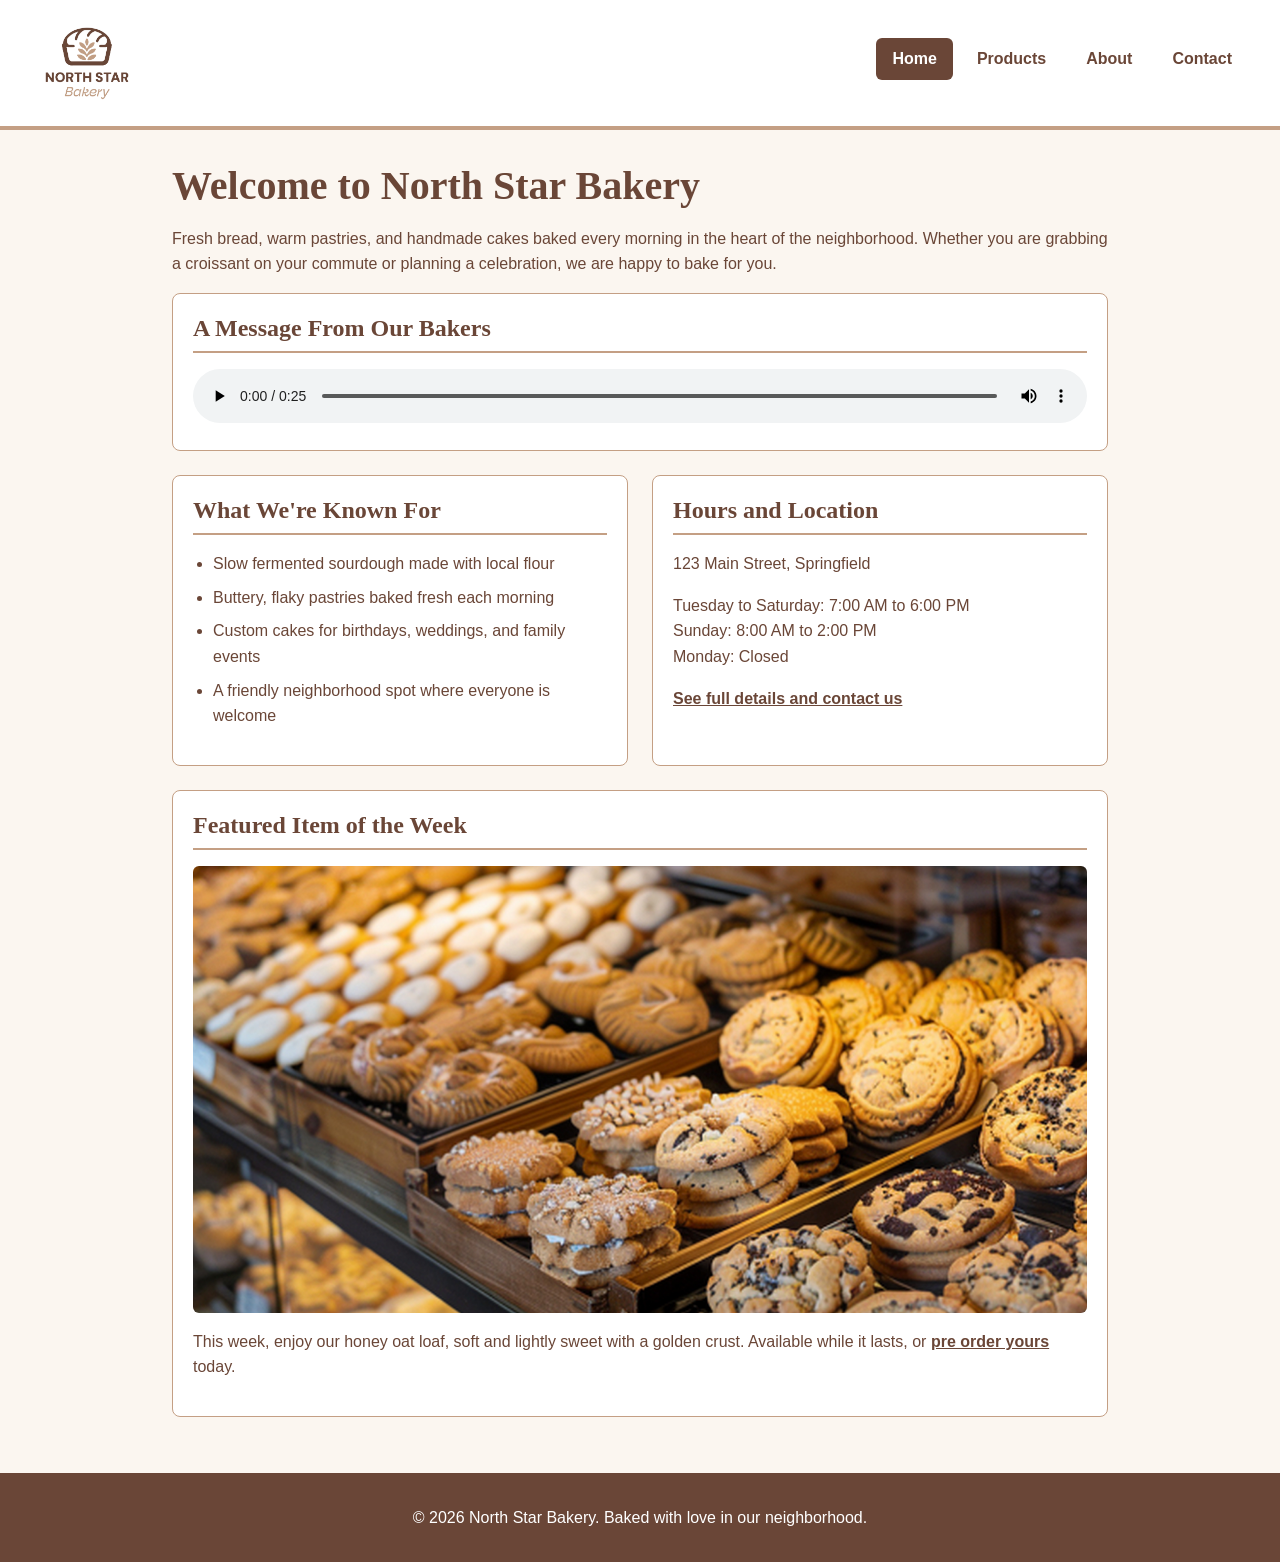
<file: index.html>
<!DOCTYPE html>
<html lang="en">
<head>
  <meta charset="UTF-8">
  <meta name="viewport" content="width=device-width, initial-scale=1.0">
  <title>North Star Bakery | Home</title>
  <link rel="stylesheet" href="css/styles.css">
</head>
<body>
  <header>
    <img src="images/bakery-logo_c.png" alt="North Star Bakery logo" width="150">
    <nav>
      <ul>
        <li><a href="index.html" aria-current="page">Home</a></li>
        <li><a href="products.html">Products</a></li>
        <li><a href="about.html">About</a></li>
        <li><a href="contact.html">Contact</a></li>
      </ul>
    </nav>
  </header>

  <main>
    <h1>Welcome to North Star Bakery</h1>
    <p>Fresh bread, warm pastries, and handmade cakes baked every morning in the heart of the neighborhood. Whether you are grabbing a croissant on your commute or planning a celebration, we are happy to bake for you.</p>

    <section>
      <h2>A Message From Our Bakers</h2>
      <audio controls>
        <source src="media/bakery-welcome_c.mp3" type="audio/mpeg">
        Your browser does not support the audio element. Please visit our <a href="about.html">About page</a> to learn more about us.
      </audio>
    </section>

    <div class="columns">
      <section>
        <h2>What We're Known For</h2>
        <ul>
          <li>Slow fermented sourdough made with local flour</li>
          <li>Buttery, flaky pastries baked fresh each morning</li>
          <li>Custom cakes for birthdays, weddings, and family events</li>
          <li>A friendly neighborhood spot where everyone is welcome</li>
        </ul>
      </section>

      <section>
        <h2>Hours and Location</h2>
        <p>123 Main Street, Springfield</p>
        <p>Tuesday to Saturday: 7:00 AM to 6:00 PM<br>
        Sunday: 8:00 AM to 2:00 PM<br>
        Monday: Closed</p>
        <p><a href="contact.html">See full details and contact us</a></p>
      </section>
    </div>

    <section>
      <h2>Featured Item of the Week</h2>
      <picture>
        <source media="(min-width: 800px)" srcset="images/bakery-feature-large_c.png">
        <img src="images/bakery-feature-small_c.png" alt="Featured bakery item of the week">
      </picture>
      <p>This week, enjoy our honey oat loaf, soft and lightly sweet with a golden crust. Available while it lasts, or <a href="contact.html">pre order yours</a> today.</p>
    </section>
  </main>

  <footer>
    <p>&copy; 2026 North Star Bakery. Baked with love in our neighborhood.</p>
  </footer>
</body>
</html>
</file>
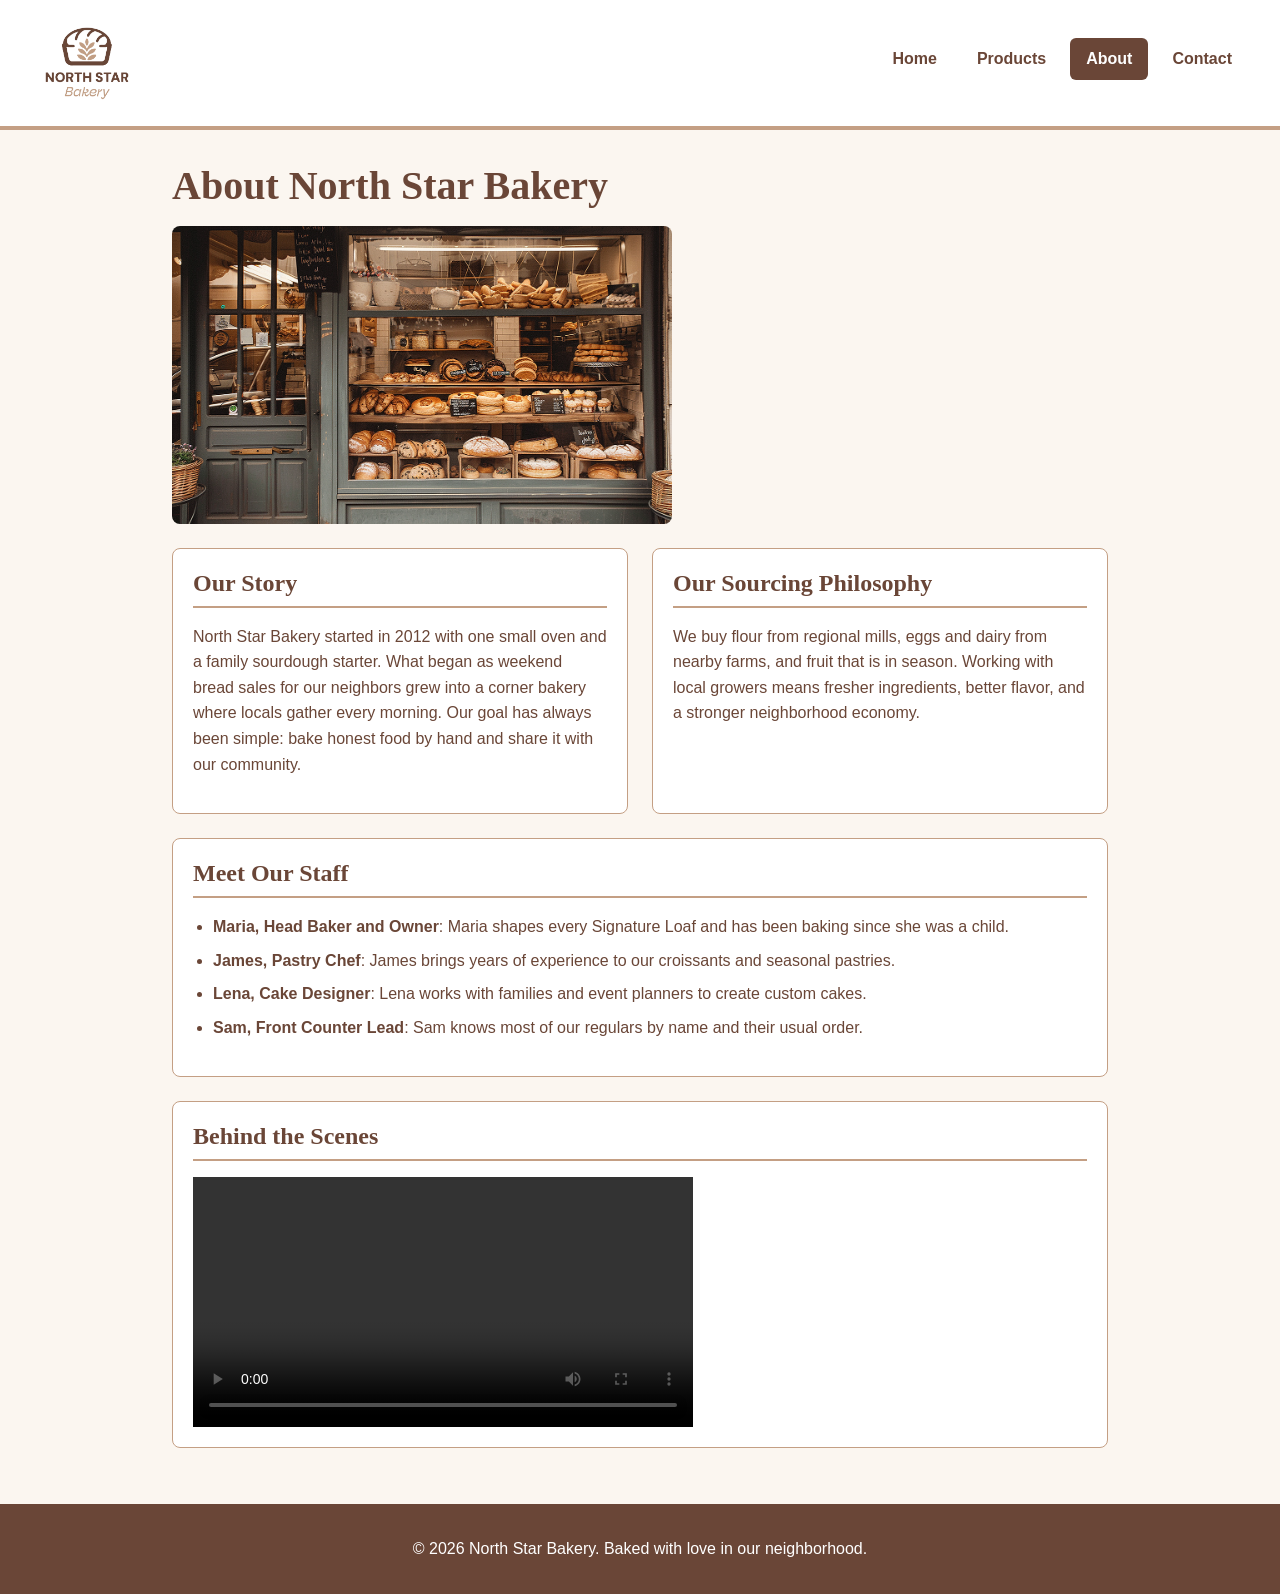
<file: about.html>
<!DOCTYPE html>
<html lang="en">
<head>
  <meta charset="UTF-8">
  <meta name="viewport" content="width=device-width, initial-scale=1.0">
  <title>North Star Bakery | About</title>
  <link rel="stylesheet" href="css/styles.css">
</head>
<body>
  <header>
    <img src="images/bakery-logo_c.png" alt="North Star Bakery logo" width="150">
    <nav>
      <ul>
        <li><a href="index.html">Home</a></li>
        <li><a href="products.html">Products</a></li>
        <li><a href="about.html" aria-current="page">About</a></li>
        <li><a href="contact.html">Contact</a></li>
      </ul>
    </nav>
  </header>

  <main>
    <h1>About North Star Bakery</h1>
    <img src="images/bakery-storefront_c.png" alt="The North Star Bakery storefront on Main Street" width="500">

    <div class="columns">
      <section>
        <h2>Our Story</h2>
        <p>North Star Bakery started in 2012 with one small oven and a family sourdough starter. What began as weekend bread sales for our neighbors grew into a corner bakery where locals gather every morning. Our goal has always been simple: bake honest food by hand and share it with our community.</p>
      </section>

      <section>
        <h2>Our Sourcing Philosophy</h2>
        <p>We buy flour from regional mills, eggs and dairy from nearby farms, and fruit that is in season. Working with local growers means fresher ingredients, better flavor, and a stronger neighborhood economy.</p>
      </section>
    </div>

    <section>
      <h2>Meet Our Staff</h2>
      <ul>
        <li><strong>Maria, Head Baker and Owner</strong>: Maria shapes every Signature Loaf and has been baking since she was a child.</li>
        <li><strong>James, Pastry Chef</strong>: James brings years of experience to our croissants and seasonal pastries.</li>
        <li><strong>Lena, Cake Designer</strong>: Lena works with families and event planners to create custom cakes.</li>
        <li><strong>Sam, Front Counter Lead</strong>: Sam knows most of our regulars by name and their usual order.</li>
      </ul>
    </section>

    <section>
      <h2>Behind the Scenes</h2>
      <video controls width="500">
        <source src="media/bakery-behind-scenes_c.mp4" type="video/mp4">
        Your browser does not support the video element. The video shows our bakers mixing, shaping, and baking bread early in the morning.
      </video>
    </section>
  </main>

  <footer>
    <p>&copy; 2026 North Star Bakery. Baked with love in our neighborhood.</p>
  </footer>
</body>
</html>
</file>
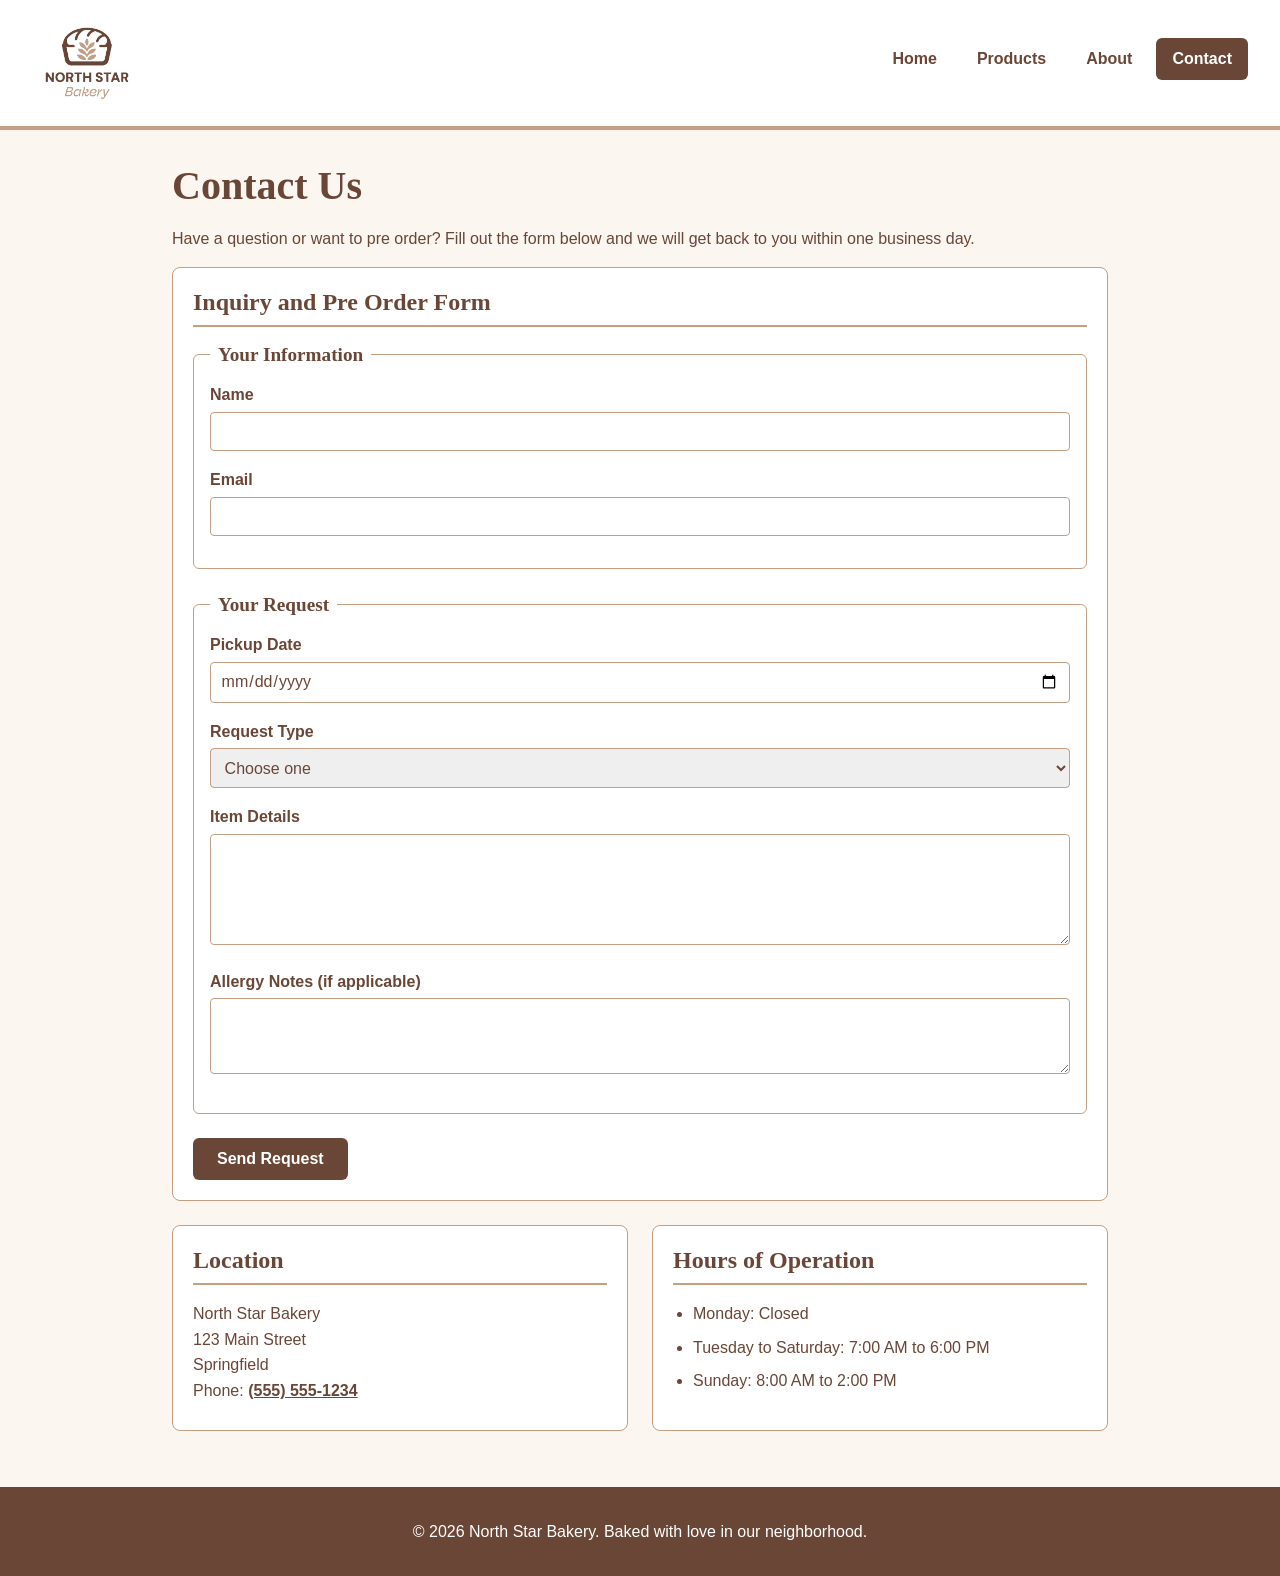
<file: contact.html>
<!DOCTYPE html>
<html lang="en">
<head>
  <meta charset="UTF-8">
  <meta name="viewport" content="width=device-width, initial-scale=1.0">
  <title>North Star Bakery | Contact</title>
  <link rel="stylesheet" href="css/styles.css">
</head>
<body>
  <header>
    <img src="images/bakery-logo_c.png" alt="North Star Bakery logo" width="150">
    <nav>
      <ul>
        <li><a href="index.html">Home</a></li>
        <li><a href="products.html">Products</a></li>
        <li><a href="about.html">About</a></li>
        <li><a href="contact.html" aria-current="page">Contact</a></li>
      </ul>
    </nav>
  </header>

  <main>
    <h1>Contact Us</h1>
    <p>Have a question or want to pre order? Fill out the form below and we will get back to you within one business day.</p>

    <section>
      <h2>Inquiry and Pre Order Form</h2>
      <p id="prefill-note" class="note" hidden></p>
      <form id="contact-form" action="#" method="post" novalidate>
        <fieldset>
          <legend>Your Information</legend>
          <p>
            <label for="name">Name</label>
            <input type="text" id="name" name="name" required minlength="2" aria-describedby="name-error">
            <span class="error" id="name-error"></span>
          </p>
          <p>
            <label for="email">Email</label>
            <input type="email" id="email" name="email" required aria-describedby="email-error">
            <span class="error" id="email-error"></span>
          </p>
        </fieldset>

        <fieldset>
          <legend>Your Request</legend>
          <p>
            <label for="pickup-date">Pickup Date</label>
            <input type="date" id="pickup-date" name="pickup-date" required aria-describedby="pickup-date-error">
            <span class="error" id="pickup-date-error"></span>
          </p>
          <p>
            <label for="request-type">Request Type</label>
            <select id="request-type" name="request-type" required aria-describedby="request-type-error">
              <option value="">Choose one</option>
              <option value="pre-order">Pre Order</option>
              <option value="custom-cake">Custom Cake</option>
              <option value="event">Event or Catering</option>
              <option value="question">General Question</option>
            </select>
            <span class="error" id="request-type-error"></span>
          </p>
          <p>
            <label for="item-details">Item Details</label>
            <textarea id="item-details" name="item-details" rows="5" cols="40" required minlength="10" aria-describedby="item-details-error"></textarea>
            <span class="error" id="item-details-error"></span>
          </p>
          <p>
            <label for="allergy-notes">Allergy Notes (if applicable)</label>
            <textarea id="allergy-notes" name="allergy-notes" rows="3" cols="40"></textarea>
          </p>
        </fieldset>

        <button type="submit">Send Request</button>
      </form>
      <p id="form-success" class="success" role="status" hidden></p>
    </section>

    <div class="columns">
      <section>
        <h2>Location</h2>
        <address>
          North Star Bakery<br>
          123 Main Street<br>
          Springfield<br>
          Phone: <a href="tel:5555551234">(555) 555-1234</a>
        </address>
      </section>

      <section>
        <h2>Hours of Operation</h2>
        <ul>
          <li>Monday: Closed</li>
          <li>Tuesday to Saturday: 7:00 AM to 6:00 PM</li>
          <li>Sunday: 8:00 AM to 2:00 PM</li>
        </ul>
      </section>
    </div>
  </main>

  <footer>
    <p>&copy; 2026 North Star Bakery. Baked with love in our neighborhood.</p>
  </footer>

  <script src="js/contact.js"></script>
</body>
</html>
</file>
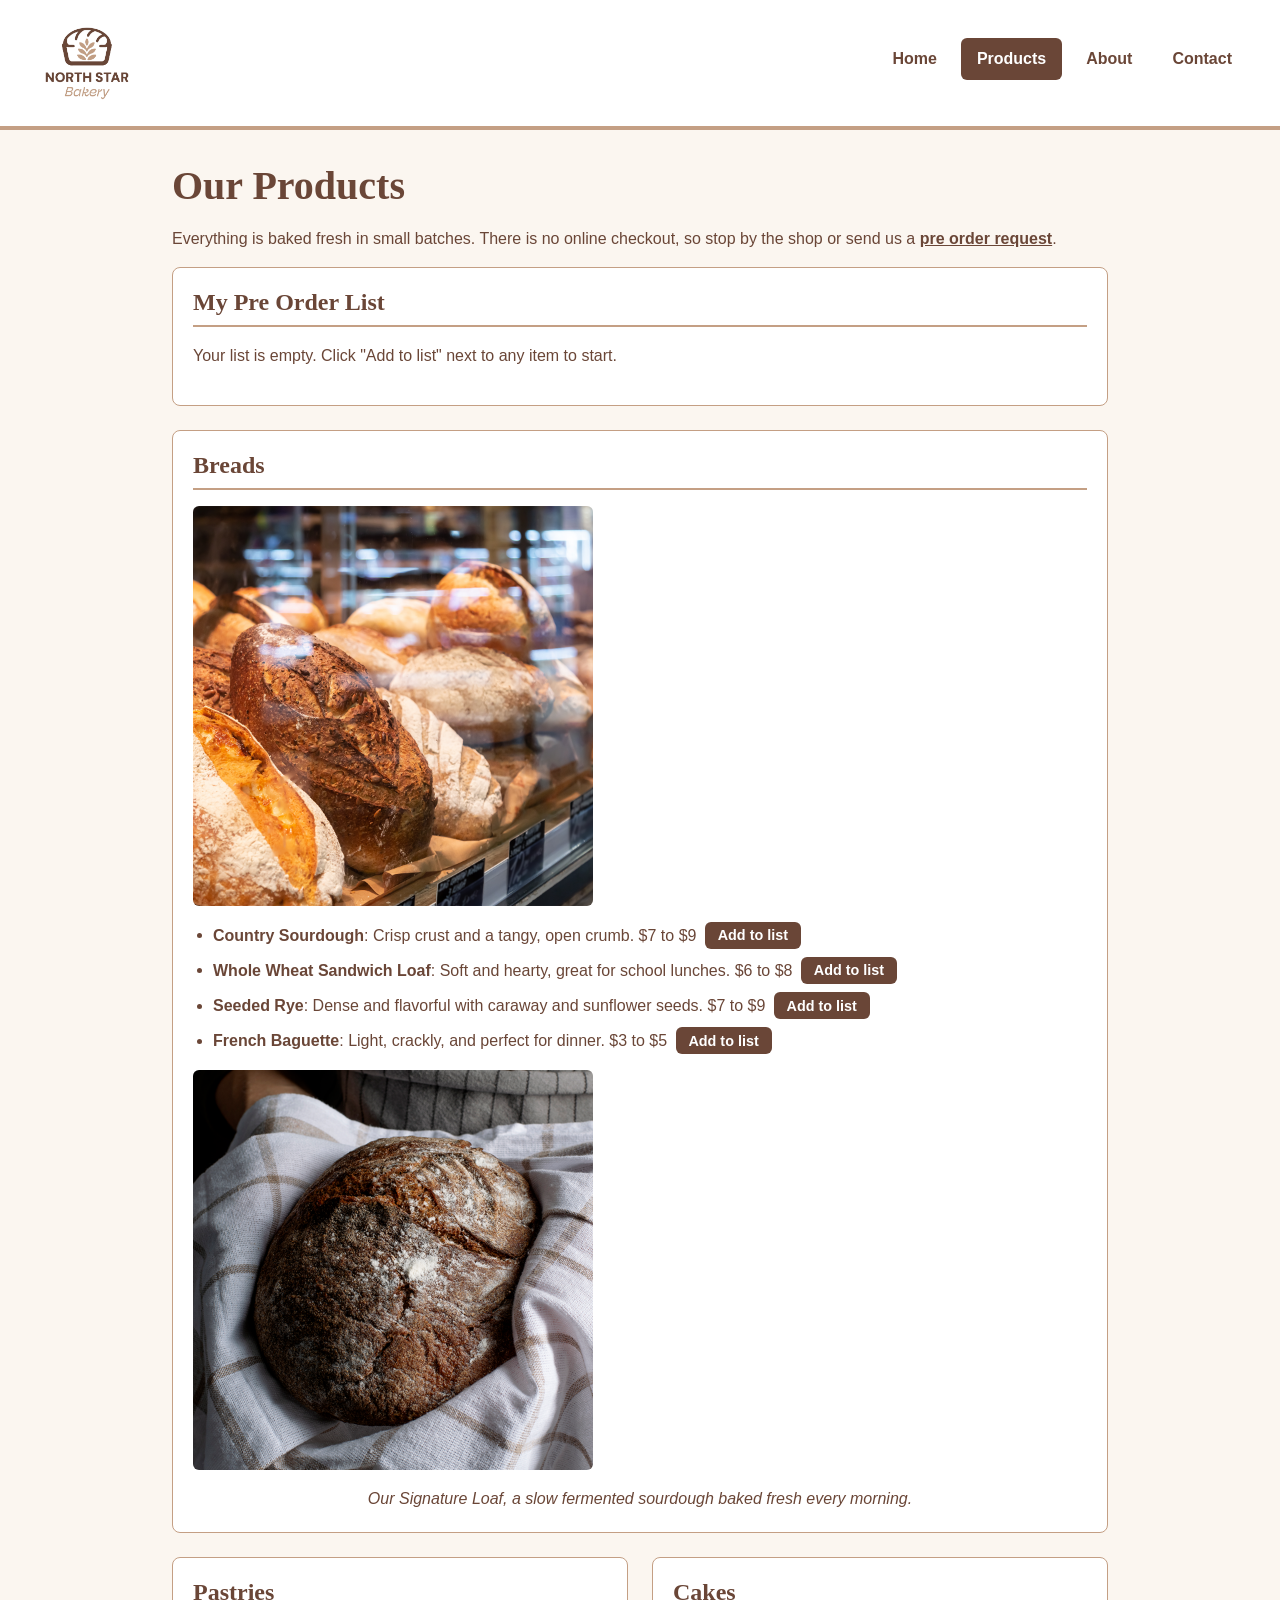
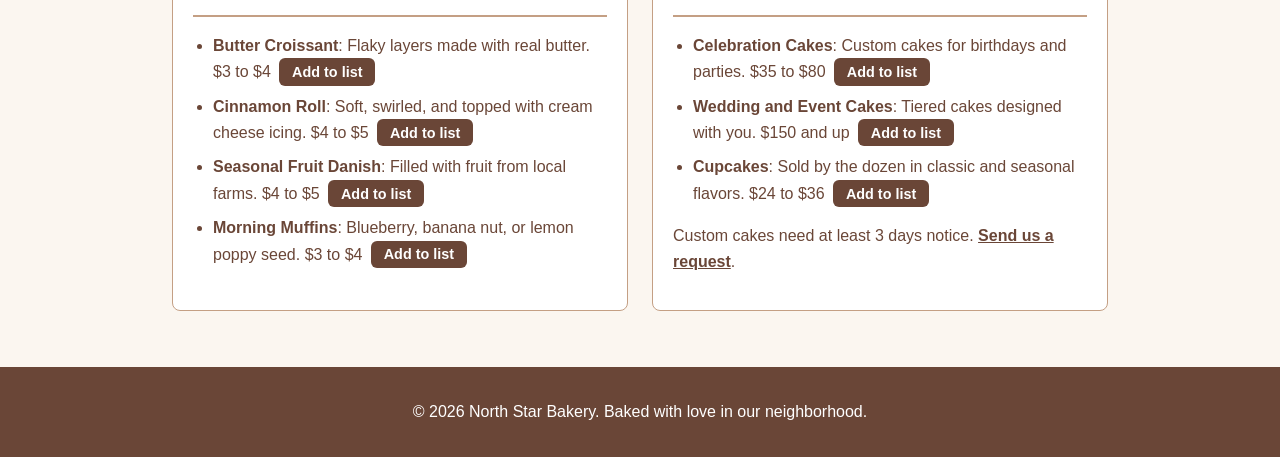
<file: products.html>
<!DOCTYPE html>
<html lang="en">
<head>
  <meta charset="UTF-8">
  <meta name="viewport" content="width=device-width, initial-scale=1.0">
  <title>North Star Bakery | Products</title>
  <link rel="stylesheet" href="css/styles.css">
</head>
<body>
  <header>
    <img src="images/bakery-logo_c.png" alt="North Star Bakery logo" width="150">
    <nav>
      <ul>
        <li><a href="index.html">Home</a></li>
        <li><a href="products.html" aria-current="page">Products</a></li>
        <li><a href="about.html">About</a></li>
        <li><a href="contact.html">Contact</a></li>
      </ul>
    </nav>
  </header>

  <main>
    <h1>Our Products</h1>
    <p>Everything is baked fresh in small batches. There is no online checkout, so stop by the shop or send us a <a href="contact.html">pre order request</a>.</p>

    <section id="order-section">
      <h2>My Pre Order List</h2>
      <p id="order-count" aria-live="polite">Your list is empty. Click "Add to list" next to any item to start.</p>
      <ul id="order-list"></ul>
      <p id="order-actions" hidden>
        <a href="contact.html" class="button-link">Send my pre order</a>
        <button type="button" id="clear-list" class="secondary-btn">Clear list</button>
      </p>
    </section>

    <section>
      <h2>Breads</h2>
      <img src="images/bakery-bread_c.png" alt="Fresh loaves of bread on a wooden shelf" width="400">
      <ul>
        <li><strong>Country Sourdough</strong>: Crisp crust and a tangy, open crumb. $7 to $9 <button type="button" class="add-btn" data-item="Country Sourdough" data-price="$7 to $9">Add to list</button></li>
        <li><strong>Whole Wheat Sandwich Loaf</strong>: Soft and hearty, great for school lunches. $6 to $8 <button type="button" class="add-btn" data-item="Whole Wheat Sandwich Loaf" data-price="$6 to $8">Add to list</button></li>
        <li><strong>Seeded Rye</strong>: Dense and flavorful with caraway and sunflower seeds. $7 to $9 <button type="button" class="add-btn" data-item="Seeded Rye" data-price="$7 to $9">Add to list</button></li>
        <li><strong>French Baguette</strong>: Light, crackly, and perfect for dinner. $3 to $5 <button type="button" class="add-btn" data-item="French Baguette" data-price="$3 to $5">Add to list</button></li>
      </ul>

      <figure>
        <img src="images/bakery-signature-loaf_c.png" alt="North Star Signature Loaf with a golden crust" width="400">
        <figcaption>Our Signature Loaf, a slow fermented sourdough baked fresh every morning.</figcaption>
      </figure>
    </section>

    <div class="columns">
      <section>
        <h2>Pastries</h2>
        <ul>
          <li><strong>Butter Croissant</strong>: Flaky layers made with real butter. $3 to $4 <button type="button" class="add-btn" data-item="Butter Croissant" data-price="$3 to $4">Add to list</button></li>
          <li><strong>Cinnamon Roll</strong>: Soft, swirled, and topped with cream cheese icing. $4 to $5 <button type="button" class="add-btn" data-item="Cinnamon Roll" data-price="$4 to $5">Add to list</button></li>
          <li><strong>Seasonal Fruit Danish</strong>: Filled with fruit from local farms. $4 to $5 <button type="button" class="add-btn" data-item="Seasonal Fruit Danish" data-price="$4 to $5">Add to list</button></li>
          <li><strong>Morning Muffins</strong>: Blueberry, banana nut, or lemon poppy seed. $3 to $4 <button type="button" class="add-btn" data-item="Morning Muffins" data-price="$3 to $4">Add to list</button></li>
        </ul>
      </section>

      <section>
        <h2>Cakes</h2>
        <ul>
          <li><strong>Celebration Cakes</strong>: Custom cakes for birthdays and parties. $35 to $80 <button type="button" class="add-btn" data-item="Celebration Cakes" data-price="$35 to $80">Add to list</button></li>
          <li><strong>Wedding and Event Cakes</strong>: Tiered cakes designed with you. $150 and up <button type="button" class="add-btn" data-item="Wedding and Event Cakes" data-price="$150 and up">Add to list</button></li>
          <li><strong>Cupcakes</strong>: Sold by the dozen in classic and seasonal flavors. $24 to $36 <button type="button" class="add-btn" data-item="Cupcakes" data-price="$24 to $36">Add to list</button></li>
        </ul>
        <p>Custom cakes need at least 3 days notice. <a href="contact.html">Send us a request</a>.</p>
      </section>
    </div>
  </main>

  <footer>
    <p>&copy; 2026 North Star Bakery. Baked with love in our neighborhood.</p>
  </footer>

  <script src="js/order-list.js"></script>
</body>
</html>
</file>
<file: css/styles.css>
:root {
  --brown: #6a4637;
  --tan: #c49f84;
  --cream: #fbf6f0;
  --white: #ffffff;
}

* {
  box-sizing: border-box;
}

body {
  margin: 0;
  font-family: Arial, Helvetica, sans-serif;
  font-size: 1rem;
  line-height: 1.6;
  color: var(--brown);
  background-color: var(--cream);
}

h1,
h2,
legend {
  font-family: Georgia, "Times New Roman", serif;
  line-height: 1.2;
}

h1 {
  font-size: 2rem;
  margin: 0 0 1rem;
}

h2 {
  font-size: 1.5rem;
  margin: 0 0 1rem;
  padding-bottom: 0.5rem;
  border-bottom: 2px solid var(--tan);
}

a {
  color: var(--brown);
  font-weight: bold;
}

img,
video {
  display: block;
  max-width: 100%;
  height: auto;
}

audio {
  width: 100%;
}

header {
  display: flex;
  flex-direction: column;
  align-items: center;
  gap: 1rem;
  padding: 1rem;
  background-color: var(--white);
  border-bottom: 4px solid var(--tan);
}

header img {
  width: 110px;
}

nav ul {
  display: flex;
  flex-wrap: wrap;
  justify-content: center;
  gap: 0.5rem;
  margin: 0;
  padding: 0;
  list-style: none;
}

nav a {
  display: block;
  padding: 0.5rem 1rem;
  border-radius: 6px;
  text-decoration: none;
}

nav a:hover,
nav a[aria-current="page"] {
  background-color: var(--brown);
  color: var(--white);
}

main {
  max-width: 1000px;
  margin: 0 auto;
  padding: 1.5rem 1rem;
}

section {
  margin-bottom: 1.5rem;
  padding: 1.25rem;
  background-color: var(--white);
  border: 1px solid var(--tan);
  border-radius: 8px;
}

main > img {
  margin-bottom: 1.5rem;
  border-radius: 8px;
}

section img {
  margin-bottom: 1rem;
  border-radius: 6px;
}

ul {
  padding-left: 1.25rem;
}

li {
  margin-bottom: 0.5rem;
}

.columns {
  display: flex;
  flex-direction: column;
}

figure {
  margin: 0;
}

figcaption {
  font-style: italic;
  text-align: center;
}

form p {
  margin: 0 0 1rem;
}

fieldset {
  margin: 0 0 1.5rem;
  padding: 1rem;
  border: 1px solid var(--tan);
  border-radius: 6px;
}

legend {
  padding: 0 0.5rem;
  font-size: 1.2rem;
  font-weight: bold;
}

label {
  display: block;
  margin-bottom: 0.25rem;
  font-weight: bold;
}

input,
select,
textarea {
  width: 100%;
  padding: 0.6rem;
  font-family: inherit;
  font-size: 1rem;
  color: var(--brown);
  border: 1px solid var(--tan);
  border-radius: 4px;
}

button {
  padding: 0.75rem 1.5rem;
  font-size: 1rem;
  font-weight: bold;
  color: var(--white);
  background-color: var(--brown);
  border: none;
  border-radius: 6px;
  cursor: pointer;
}

.add-btn,
.secondary-btn,
.button-link {
  display: inline-block;
  padding: 0.35rem 0.8rem;
  font-size: 0.9rem;
  font-weight: bold;
  border-radius: 6px;
}

.add-btn {
  margin-left: 0.25rem;
}

.secondary-btn {
  color: var(--brown);
  background-color: var(--white);
  border: 2px solid var(--brown);
}

.button-link {
  margin-right: 0.5rem;
  color: var(--white);
  background-color: var(--brown);
  text-decoration: none;
}

#order-list .secondary-btn {
  margin-left: 0.5rem;
}

.error {
  display: block;
  margin-top: 0.25rem;
  font-size: 0.9rem;
  font-weight: bold;
  color: #a4161a;
}

input.invalid,
select.invalid,
textarea.invalid {
  border: 2px solid #a4161a;
}

.note,
.success {
  padding: 0.75rem 1rem;
  background-color: var(--cream);
  border-left: 4px solid var(--brown);
  border-radius: 4px;
}

.success {
  margin: 1rem 0 0;
  font-weight: bold;
}

address {
  font-style: normal;
}

footer {
  padding: 1rem;
  text-align: center;
  color: var(--white);
  background-color: var(--brown);
}

@media (min-width: 768px) {
  header {
    flex-direction: row;
    justify-content: space-between;
    padding: 1rem 2rem;
  }

  h1 {
    font-size: 2.5rem;
  }

  main {
    padding: 2rem;
  }

  .columns {
    flex-direction: row;
    gap: 1.5rem;
  }

  .columns section {
    flex: 1;
  }
}
</file>
